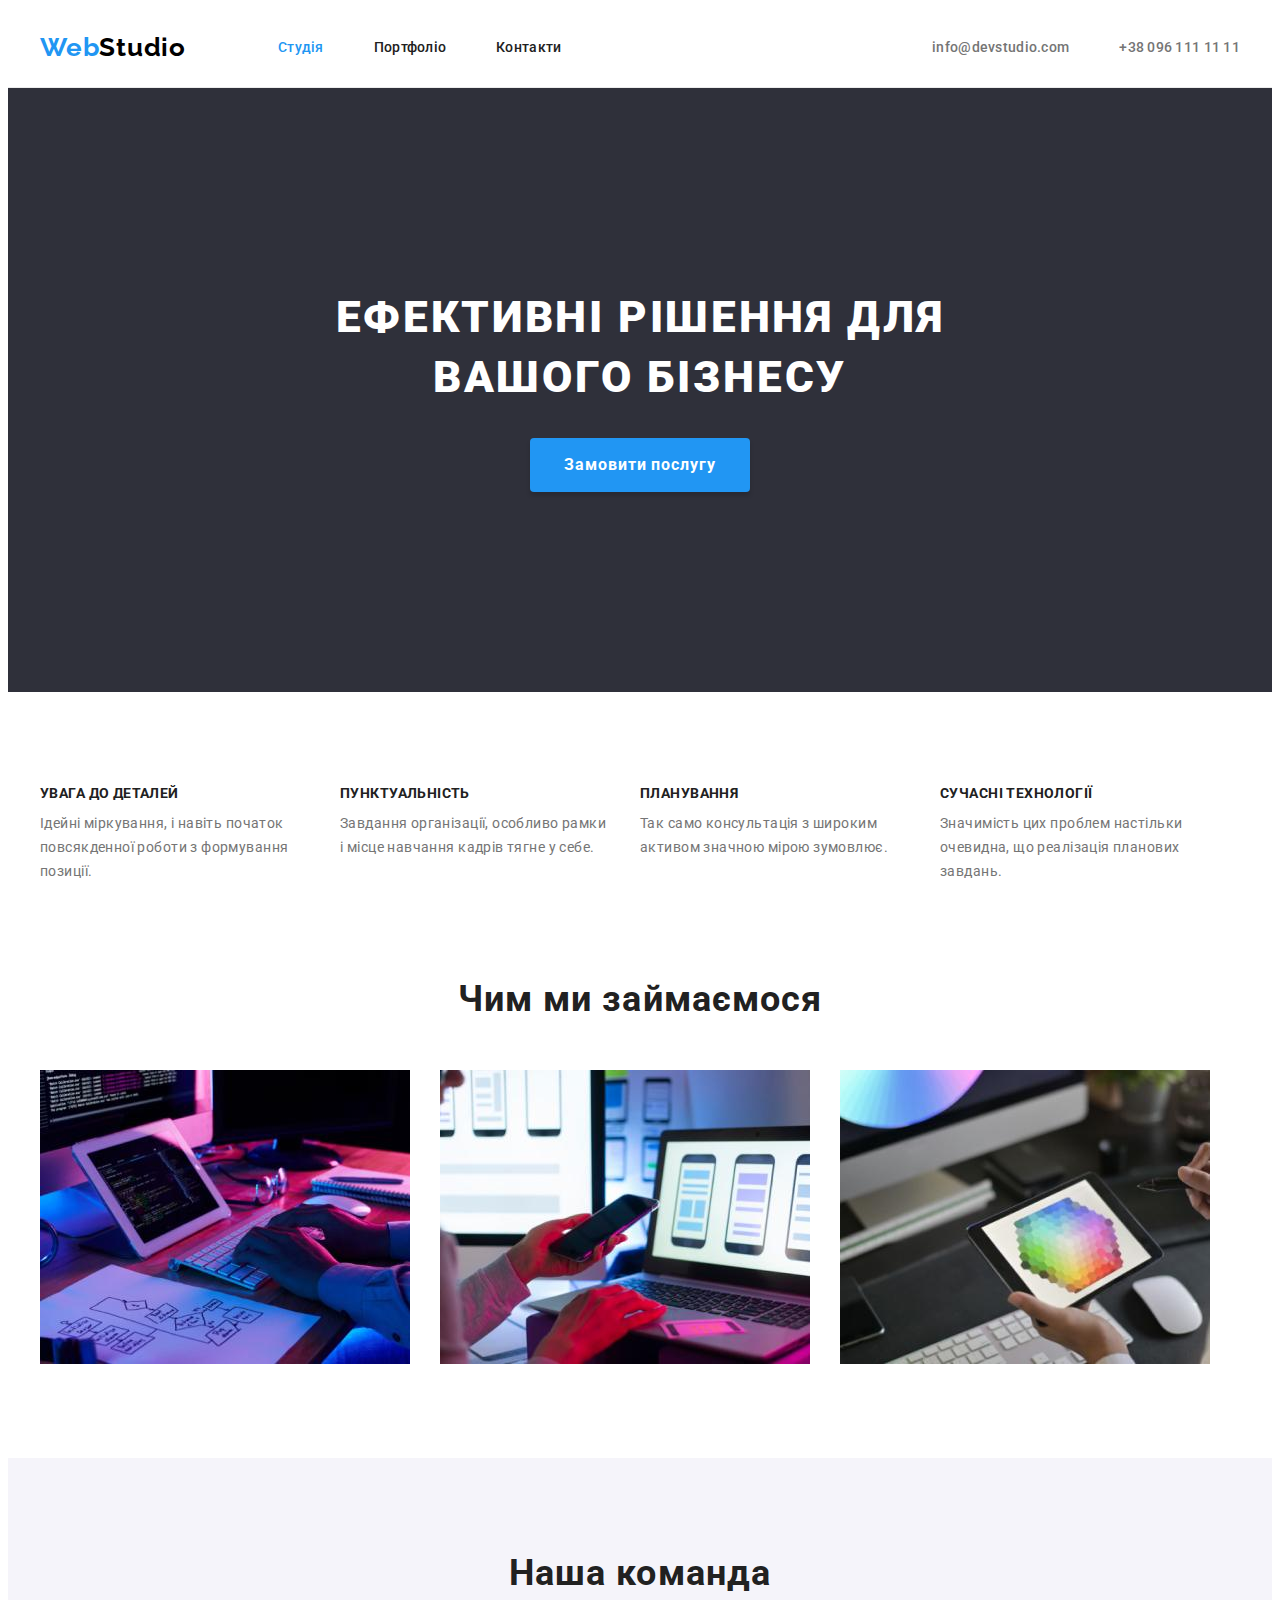
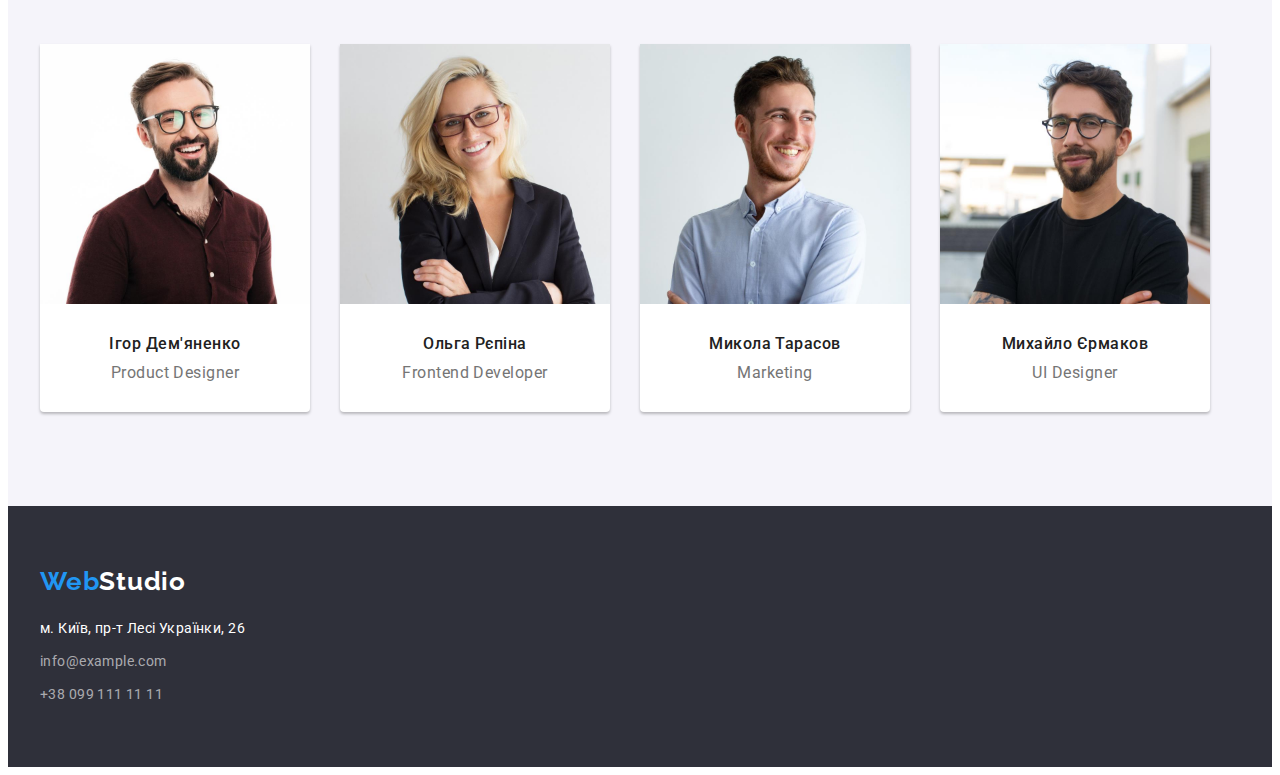
<file: index.html>
<!DOCTYPE html>
<html lang="ru">
  <head>
    <meta charset="UTF-8" />
    <meta http-equiv="X-UA-Compatible" content="IE=edge" />
    <meta name="viewport" content="width=device-width, initial-scale=1.0" />
    <title>WebStudio</title>
    <link rel="preconnect" href="https://fonts.googleapis.com" />
    <link rel="preconnect" href="https://fonts.gstatic.com" crossorigin />
    <link
      href="https://fonts.googleapis.com/css2?family=Raleway:wght@700&family=Roboto:wght@400;500;700;900&display=swap"
      rel="stylesheet"
    />
    <link
      rel="stylesheet"
      href="https://cdnjs.cloudflare.com/ajax/libs/modern-normalize/1.0.0/modern-normalize.min.css"
      integrity="sha512-ISS7cAi1PEhQ8jnbJpJZMd29NlhNj4AWYyLOSp2CE/CsHxTCu+r+t0D2yoJudVrd0/8fTVPUVDzY5Tvli75u/g=="
      crossorigin="anonymous"
    />
    <link rel="stylesheet" href="./css/styles.css" />
  </head>

  <body>
    <header class="header">
      <div class="container header-container">
        <nav class="header-navigation">
          <a href="index.html" class="logo link">Web<span class="header-logo">Studio</span> </a>
          <ul class="header-list list">
            <li class="header-item">
              <a href="" class="header-link link current">Студія</a>
            </li>
            <li class="header-item">
              <a href="portfolio.html" class="header-link link">Портфоліо</a>
            </li>
            <li class="header-item">
              <a href="" class="header-link link">Контакти</a>
            </li>
          </ul>
        </nav>

        <ul class="header-list list">
          <li class="header-item">
            <a href="mailto:info@devstudio.com" class="header-tel link">info@devstudio.com</a>
          </li>
          <li class="header-item">
            <a href="tel:+380961111111" class="header-mail link">+38 096 111 11 11</a>
          </li>
        </ul>
      </div>
    </header>

    <main>
      <section class="hero section">
        <div class="container">
          <h1 class="hero-title">Ефективні рішення для вашого бізнесу</h1>
          <button type="button" class="hero-btn">Замовити послугу</button>
        </div>
      </section>

      <section class="features section">
        <div class="container">
          <h2 class="visually-hidden">Особенности</h2>
          <ul class="features-list list">
            <li class="features-item">
              <h3 class="features-title">Увага до деталей</h3>
              <p class="features-paragraph">
                Ідейні міркування, і навіть початок повсякденної роботи з формування позиції.
              </p>
            </li>
            <li class="features-item">
              <h3 class="features-title">Пунктуальність</h3>
              <p class="features-paragraph">
                Завдання організації, особливо рамки і місце навчання кадрів тягне у себе.
              </p>
            </li>
            <li class="features-item">
              <h3 class="features-title">Планування</h3>
              <p class="features-paragraph">
                Так само консультація з широким активом значною мірою зумовлює.
              </p>
            </li>
            <li class="features-item">
              <h3 class="features-title">Сучасні технології</h3>
              <p class="features-paragraph">
                Значимість цих проблем настільки очевидна, що реалізація планових завдань.
              </p>
            </li>
          </ul>
        </div>
      </section>

      <section class="works section">
        <div class="container">
          <h2 class="works-title">Чим ми займаємося</h2>
          <ul class="works-list list">
            <li class="works-item">
              <img
                src="./images/about-work/about-work.jpg"
                alt="close-up-image-programer-working-his-desk-office"
                width="370"
                height="294"
              />
            </li>
            <li class="works-item">
              <img
                src="./images/about-work/about-work1.jpg"
                alt="web-ui-designers-are-developing-application-smartphones-team-creators-is-working-interface-mobile-phones"
                width="370"
                height="294"
              />
            </li>
            <li class="works-item">
              <img
                src="./images/about-work/about-work2.jpg"
                alt="creative-artist-web-design-with-working-colour-selection-graphic-tablet"
                width="370"
                height="294"
              />
            </li>
          </ul>
        </div>
      </section>

      <section class="team section">
        <div class="container">
          <h2 class="team-title">Наша команда</h2>
          <ul class="team-list list">
            <li class="team-item">
              <img src="./images/team/teammate.jpg" alt="photo1" width="270" height="260" />
              <div class="teammates-desc">
                <h3 class="team-item-title">Ігор Дем'яненко</h3>
                <p class="team-item-paragraph">Product Designer</p>
              </div>
            </li>
            <li class="team-item">
              <img src="./images/team/teammate1.jpg" alt="photo2" width="270" height="260" />
              <div class="teammates-desc">
                <h3 class="team-item-title">Ольга Рєпіна</h3>
                <p class="team-item-paragraph">Frontend Developer</p>
              </div>
            </li>
            <li class="team-item">
              <img src="./images/team/teammate2.jpg" alt="photo3" width="270" height="260" />
              <div class="teammates-desc">
                <h3 class="team-item-title">Микола Тарасов</h3>
                <p class="team-item-paragraph">Marketing</p>
              </div>
            </li>
            <li class="team-item">
              <img src="./images/team/teammate3.jpg" alt="photo4" width="270" height="260" />
              <div class="teammates-desc">
                <h3 class="team-item-title">Михайло Єрмаков</h3>
                <p class="team-item-paragraph">UI Designer</p>
              </div>
            </li>
          </ul>
        </div>
      </section>
    </main>

    <footer class="footer">
      <div class="container">
        <a href="index.html" class="logo link">Web<span class="footer-logo">Studio</span></a>
        <address class="footer-contacts">
          <ul class="footer-list list">
            <li class="footer-item">
              <a
                href="https://goo.gl/maps/QpQaeRkAgS4pvvYN8"
                class="footer-phis-adress link"
                target="_blank"
                rel="noopener noreferrer nofollow"
              >
                м. Київ, пр-т Лесі Українки, 26
              </a>
            </li>
            <li class="footer-item">
              <a href="mailto:info@example.com" class="footer-mail link">info@example.com</a>
            </li>
            <li class="footer-item">
              <a href="tel:+380991111111" class="footer-tel link">+38 099 111 11 11</a>
            </li>
          </ul>
        </address>
      </div>
    </footer>
  </body>
</html>
</file>
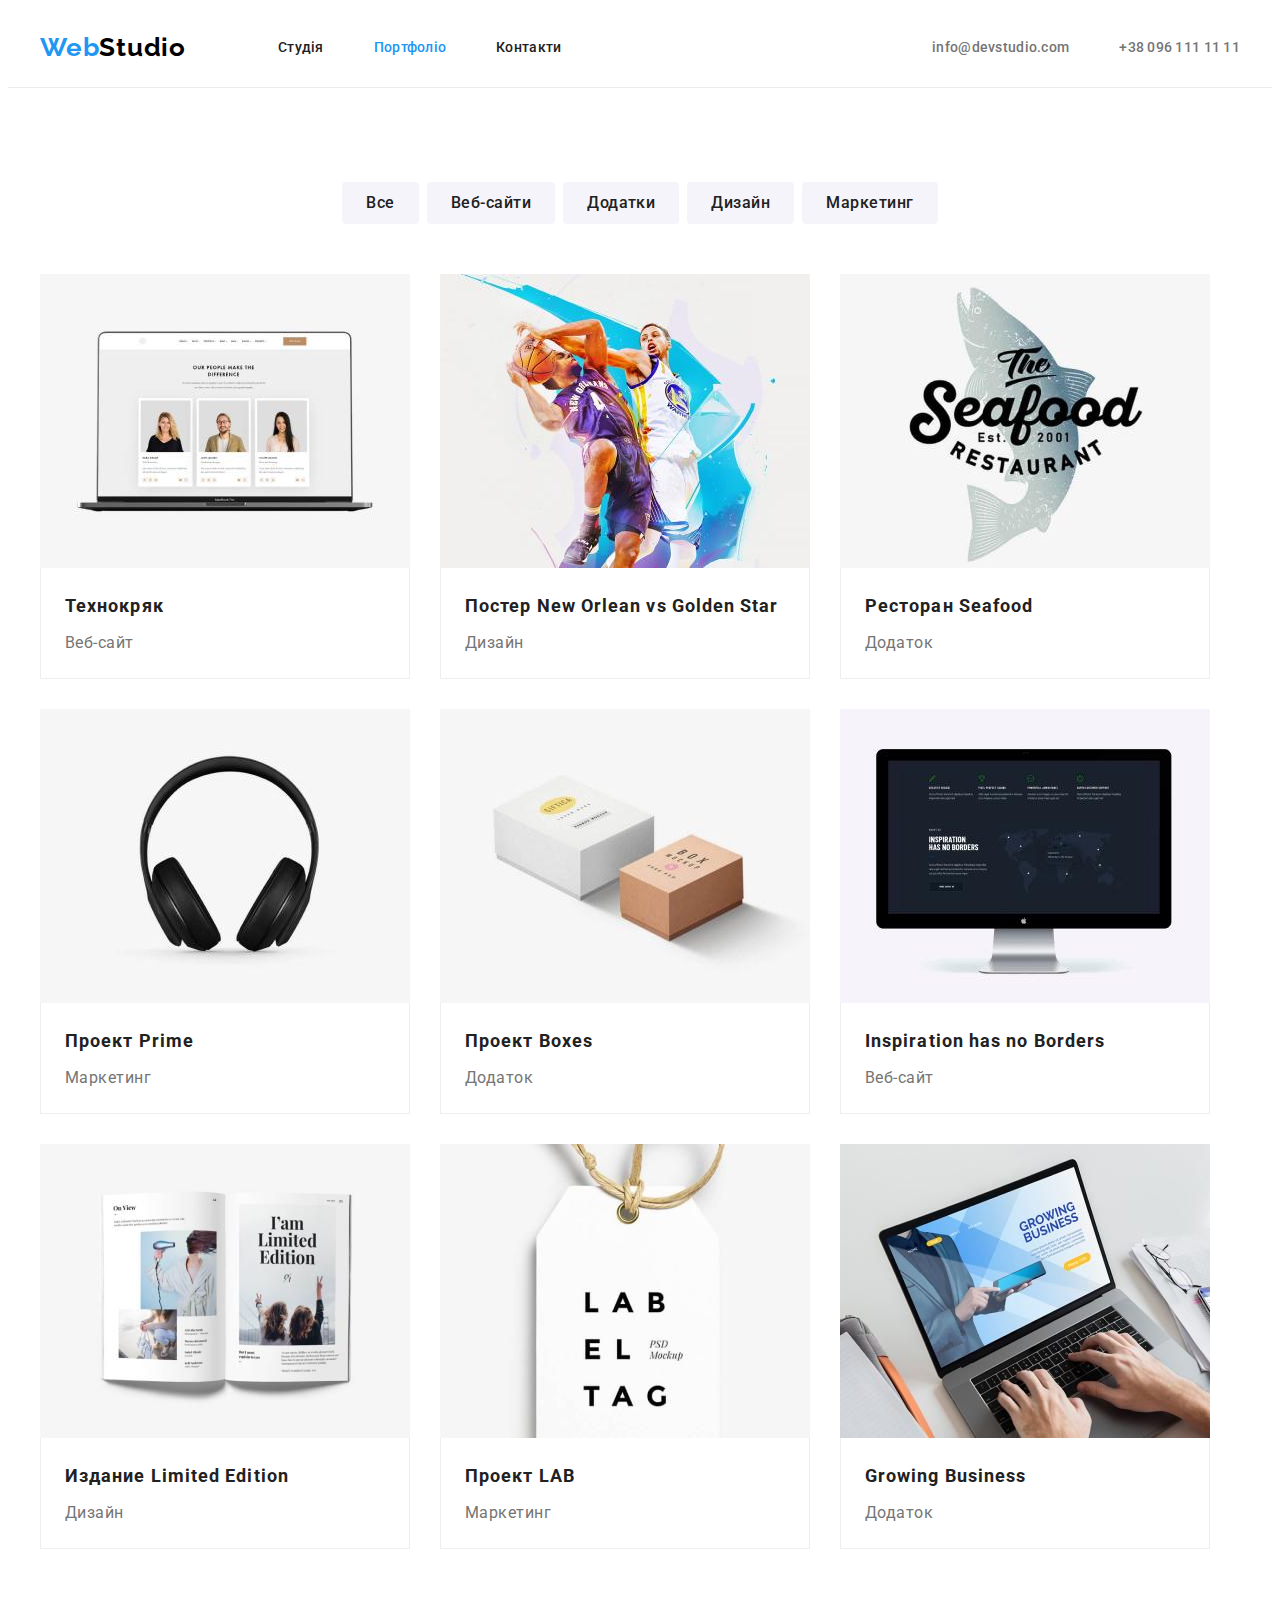
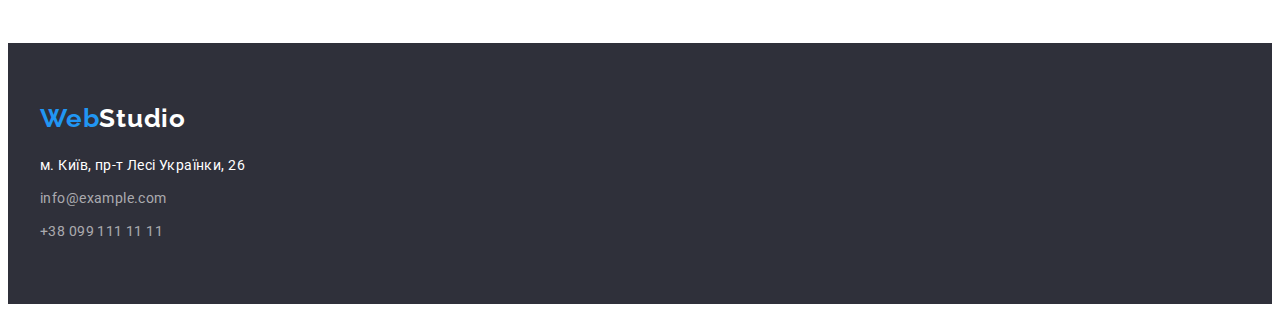
<file: portfolio.html>
<!DOCTYPE html>
<html lang="ru">
  <head>
    <meta charset="UTF-8" />
    <meta http-equiv="X-UA-Compatible" content="IE=edge" />
    <meta name="viewport" content="width=device-width, initial-scale=1.0" />
    <title>WebStudio</title>
    <link rel="preconnect" href="https://fonts.googleapis.com" />
    <link rel="preconnect" href="https://fonts.gstatic.com" crossorigin />
    <link
      href="https://fonts.googleapis.com/css2?family=Raleway:wght@700&family=Roboto:wght@400;500;700;900&display=swap"
      rel="stylesheet"
    />
    <link
      rel="stylesheet"
      href="https://cdnjs.cloudflare.com/ajax/libs/modern-normalize/1.0.0/modern-normalize.min.css"
      integrity="sha512-ISS7cAi1PEhQ8jnbJpJZMd29NlhNj4AWYyLOSp2CE/CsHxTCu+r+t0D2yoJudVrd0/8fTVPUVDzY5Tvli75u/g=="
      crossorigin="anonymous"
    />
    <link rel="stylesheet" href="./css/styles.css" />
  </head>

  <body>
    <header class="header">
      <div class="container header-container">
        <nav class="header-navigation">
          <a href="index.html" class="logo link">Web<span class="header-logo">Studio</span></a>
          <ul class="header-list list">
            <li class="header-item">
              <a href="index.html" class="header-link link">Студія</a>
            </li>
            <li class="header-item">
              <a href="" class="header-link link current">Портфоліо</a>
            </li>
            <li class="header-item">
              <a href="" class="header-link link">Контакти</a>
            </li>
          </ul>
        </nav>

        <ul class="header-list list">
          <li class="header-item">
            <a href="mailto:info@devstudio.com" class="header-tel link">info@devstudio.com</a>
          </li>
          <li class="header-item">
            <a href="tel:+380961111111" class="header-mail link">+38 096 111 11 11</a>
          </li>
        </ul>
      </div>
    </header>

    <main>
      <h1 class="visually-hidden">Портфоліо</h1>
      <section class="examples section">
        <div class="container">
          <ul class="filter-list list">
            <li class="filter-item"><button type="button" class="filter-btn">Все</button></li>
            <li class="filter-item"><button type="button" class="filter-btn">Веб-сайти</button></li>
            <li class="filter-item"><button type="button" class="filter-btn">Додатки</button></li>
            <li class="filter-item"><button type="button" class="filter-btn">Дизайн</button></li>
            <li class="filter-item"><button type="button" class="filter-btn">Маркетинг</button></li>
          </ul>

          <ul class="card-list list">
            <li class="card-item">
              <img src="./images/portfolio/notebook.jpg" alt="notebook" width="370" height="294" />
              <div class="card-desc">
                <h2 class="card-title">Технокряк</h2>
                <p class="card-paragraph">Веб-сайт</p>
              </div>
            </li>
            <li class="card-item">
              <img src="./images/portfolio/athletes.jpg" alt="athletes" width="370" height="294" />
              <div class="card-desc">
                <h2 class="card-title">Постер New Orlean vs Golden Star</h2>
                <p class="card-paragraph">Дизайн</p>
              </div>
            </li>
            <li class="card-item">
              <img
                src="./images/portfolio/restaurant-logo.jpg"
                alt="restaurant-logo"
                width="370"
                height="294"
              />
              <div class="card-desc">
                <h2 class="card-title">Ресторан Seafood</h2>
                <p class="card-paragraph">Додаток</p>
              </div>
            </li>
            <li class="card-item">
              <img
                src="./images/portfolio/headphones.jpg"
                alt="headphones"
                width="370"
                height="294"
              />
              <div class="card-desc">
                <h2 class="card-title">Проект Prime</h2>
                <p class="card-paragraph">Маркетинг</p>
              </div>
            </li>
            <li class="card-item">
              <img src="./images/portfolio/boxes.jpg" alt="boxes" width="370" height="294" />
              <div class="card-desc">
                <h2 class="card-title">Проект Boxes</h2>
                <p class="card-paragraph">Додаток</p>
              </div>
            </li>
            <li class="card-item">
              <img src="./images/portfolio/monitor.jpg" alt="monitor" width="370" height="294" />
              <div class="card-desc">
                <h2 class="card-title">Inspiration has no Borders</h2>
                <p class="card-paragraph">Веб-сайт</p>
              </div>
            </li>
            <li class="card-item">
              <img src="./images/portfolio/book.jpg" alt="book" width="370" height="294" />
              <div class="card-desc">
                <h2 class="card-title">Издание Limited Edition</h2>
                <p class="card-paragraph">Дизайн</p>
              </div>
            </li>
            <li class="card-item">
              <img src="./images/portfolio/label.jpg" alt="label" width="370" height="294" />
              <div class="card-desc">
                <h2 class="card-title">Проект LAB</h2>
                <p class="card-paragraph">Маркетинг</p>
              </div>
            </li>
            <li class="card-item">
              <img
                src="./images/portfolio/work-on-a-laptop.jpg"
                alt="work-on-a-laptop"
                width="370"
                height="294"
              />
              <div class="card-desc">
                <h2 class="card-title">Growing Business</h2>
                <p class="card-paragraph">Додаток</p>
              </div>
            </li>
          </ul>
        </div>
      </section>
    </main>

    <footer class="footer">
      <div class="container">
        <a href="index.html" class="logo link">Web<span class="footer-logo">Studio</span></a>
        <address class="footer-contacts">
          <ul class="footer-list list">
            <li class="footer-item">
              <a
                href="https://goo.gl/maps/QpQaeRkAgS4pvvYN8"
                class="footer-phis-adress link"
                target="_blank"
                rel="noopener noreferrer nofollow"
              >
                м. Київ, пр-т Лесі Українки, 26
              </a>
            </li>
            <li class="footer-item">
              <a href="mailto:info@example.com" class="footer-mail link">info@example.com</a>
            </li>
            <li class="footer-item">
              <a href="tel:+380991111111" class="footer-tel link">+38 099 111 11 11</a>
            </li>
          </ul>
        </address>
      </div>
    </footer>
  </body>
</html>
</file>
<file: css/styles.css>
:root {
  --accent-color: #2196f3;
  --primary-text-color: #212121;
  --secondary-text-color: #757575;
  --primary-bg-color: #ffffff;
  --secondary-bg-color: #2f303a;
  --third-bg-color: #f5f4fa;
  --footer-contacts-color: rgba(255, 255, 255, 0.6);
  --header-logo-color: #000000;
  --hover-button-color: #188ce8;
}

body {
  font-family: 'Roboto', sans-serif;
  color: #212121;
  background: var(--primary-bg-color);
}

h1,
h2,
h3,
h4,
h5,
h6,
p,
ul,
ol,
li {
  margin: 0;
  padding: 0;
}

.link {
  text-decoration: none;
}

.list {
  list-style: none;
}

.visually-hidden {
  position: absolute;
  width: 1px;
  height: 1px;
  margin: -1px;
  border: 0;
  padding: 0;
  white-space: nowrap;
  clip-path: inset(100%);
  clip: rect(0 0 0 0);
  overflow: hidden;
}

.container {
  margin-left: auto;
  margin-right: auto;
  padding-right: 15px;
  padding-left: 15px;
  width: 1200px;
}

.section {
  padding-top: 94px;
  padding-bottom: 94px;
}

/* Header */

.header {
  background-color: var(--primary-bg-color);

  padding-top: 24px;
  padding-bottom: 24px;
  border-bottom: 1px solid #ececec;
}

.header-container {
  display: flex;
  align-items: center;
}

.header-navigation {
  display: flex;
  align-items: center;
}

.logo {
  font-family: 'Raleway', sans-serif;
  font-weight: 700;
  font-size: 26px;
  line-height: 1.19;
  letter-spacing: 0.03em;
  color: var(--accent-color);

  width: 145px;
  height: 31px;
  margin-right: 93px;
}

.header-logo {
  color: var(--header-logo-color);
}

.header-list {
  display: flex;
  align-items: center;
  margin-left: auto;
}

.header-list .header-item:not(:last-child) {
  margin-right: 50px;
}

.header-list .header-item {
  font-weight: 500;
  font-size: 14px;
  line-height: 1.14;
  letter-spacing: 0.02em;
}

.header-item :hover,
.header-item :focus {
  color: var(--accent-color);
}

.header-link {
  color: var(--primary-text-color);
}

.header-link.current {
  color: var(--accent-color);
}

.header-tel {
  color: var(--secondary-text-color);
}

.header-mail {
  color: var(--secondary-text-color);
}

/* Footer */

.footer {
  background: var(--secondary-bg-color);
  padding-top: 60px;
  padding-bottom: 60px;
}

.footer-logo {
  color: var(--primary-bg-color);
}

.footer .logo {
  display: inline-block;
  margin: 0 0 20px 0;
}

.footer-contacts {
}

.footer-list {
}

.footer-list .footer-item:not(:last-child) {
  margin-bottom: 9px;
}

.footer-item {
  font-style: normal;
  font-size: 14px;
  line-height: 1.71;
  letter-spacing: 0.03em;
}

.footer-item :hover,
.footer-item :focus {
  color: var(--accent-color);
}

.footer-phis-adress {
  color: var(--primary-bg-color);
}

.footer-mail {
  color: var(--footer-contacts-color);
}

.footer-tel {
  color: var(--footer-contacts-color);
}

/* Studio page */

/* Hero */

.hero {
  background: var(--secondary-bg-color);
  text-align: center;

  padding-top: 200px;
  padding-bottom: 200px;
}

.hero-title {
  font-weight: 900;
  font-size: 44px;
  line-height: 1.36;
  letter-spacing: 0.06em;
  text-transform: uppercase;
  color: var(--primary-bg-color);

  max-width: 696px;
  margin: 0 auto 30px;
}

.hero-btn {
  font-family: 'Roboto', sans-serif;
  font-style: normal;
  font-weight: 700;
  font-size: 16px;
  line-height: 1.88;
  align-items: center;
  letter-spacing: 0.06em;
  background: var(--accent-color);
  color: var(--primary-bg-color);
  box-shadow: 0px 4px 4px rgba(0, 0, 0, 0.15);
  border-radius: 4px;
  border-color: transparent;
  cursor: pointer;

  padding: 10px 32px;
}

.hero-btn:hover,
.hero-btn:focus {
  background: var(--hover-button-color);
}

/* Features */

.features {
}

.features-list {
  display: flex;
}

.features-list .features-item:not(:last-child) {
  margin-right: 30px;
}

.features-item {
  width: 270px;
}

.features-title {
  font-weight: 700;
  font-size: 14px;
  line-height: 1.14;
  letter-spacing: 0.03em;
  text-transform: uppercase;

  margin-top: 0;
  margin-bottom: 10px;
}

.features-paragraph {
  font-size: 14px;
  line-height: 1.71;
  letter-spacing: 0.03em;
  color: var(--secondary-text-color);
}

/* Works */

.works {
  padding-top: 0;
}

.works-title {
  font-weight: 700;
  font-size: 36px;
  line-height: 1.17;
  letter-spacing: 0.03em;
  text-align: center;

  margin-bottom: 50px;
}

.works-list {
  display: flex;
}

.works-list .works-item:not(:last-child) {
  margin-right: 30px;
}

.works-item {
}

img {
  display: block;
}

/* Team */

.team {
  background: var(--third-bg-color);
}

.team-title {
  font-weight: 700;
  font-size: 36px;
  line-height: 1.17;
  letter-spacing: 0.03em;
  text-align: center;

  margin-bottom: 50px;
}

.team-list {
  display: flex;
  flex-wrap: wrap;
  margin-top: -30px;
  margin-left: -30px;

  text-align: center;
}

.team-item {
  margin-top: 30px;
  margin-left: 30px;
  width: 270px;
  background: var(--primary-bg-color);
  border-radius: 0px 0px 4px 4px;
  box-shadow: 0px 2px 3px rgb(0 0 0 / 25%);
}

.teammates-desc {
  padding: 30px;
}

.team-item-title {
  font-weight: 500;
  font-size: 16px;
  line-height: 1.19;
  letter-spacing: 0.03em;

  margin-bottom: 10px;
}

.team-item-paragraph {
  font-size: 16px;
  line-height: 1.19;
  letter-spacing: 0.03em;
  color: var(--secondary-text-color);
}

/* Portfolio page */

.examples {
}

/* Filter */

.filter-list {
  display: flex;
  margin-bottom: 50px;
  justify-content: center;
}

.filter-list .filter-item:not(:last-child) {
  margin-right: 8px;
}

.filter-item {
}

.filter-btn {
  font-family: 'Roboto', sans-serif;
  font-style: normal;
  font-weight: 500;
  font-size: 16px;
  line-height: 1.62;
  letter-spacing: 0.03em;
  background: var(--third-bg-color);
  color: var(--primary-text-color);
  cursor: pointer;

  border-radius: 4px;
  padding: 6px 22px;
  border-color: transparent;
}

.filter-item :hover,
.filter-item :focus {
  background: var(--accent-color);
  color: var(--primary-bg-color);
  box-shadow: 0px 3px 1px rgba(0, 0, 0, 0.1), 0px 1px 2px rgba(0, 0, 0, 0.08),
    0px 2px 2px rgba(0, 0, 0, 0.12);
}

/* Cards */

.card-list {
  display: flex;
  flex-wrap: wrap;
  margin-top: -30px;
  margin-left: -30px;
}

.card-item {
  margin-top: 30px;
  margin-left: 30px;
  width: 370px;
}

.card-desc {
  padding: 20px 24px;
  border: 1px solid #eeeeee;
  border-top: 0;
}

.card-title {
  font-weight: 700;
  font-size: 18px;
  line-height: 2;
  letter-spacing: 0.06em;

  margin-bottom: 4px;
}

.card-paragraph {
  font-size: 16px;
  line-height: 1.88;
  letter-spacing: 0.03em;
  color: var(--secondary-text-color);
}
</file>
